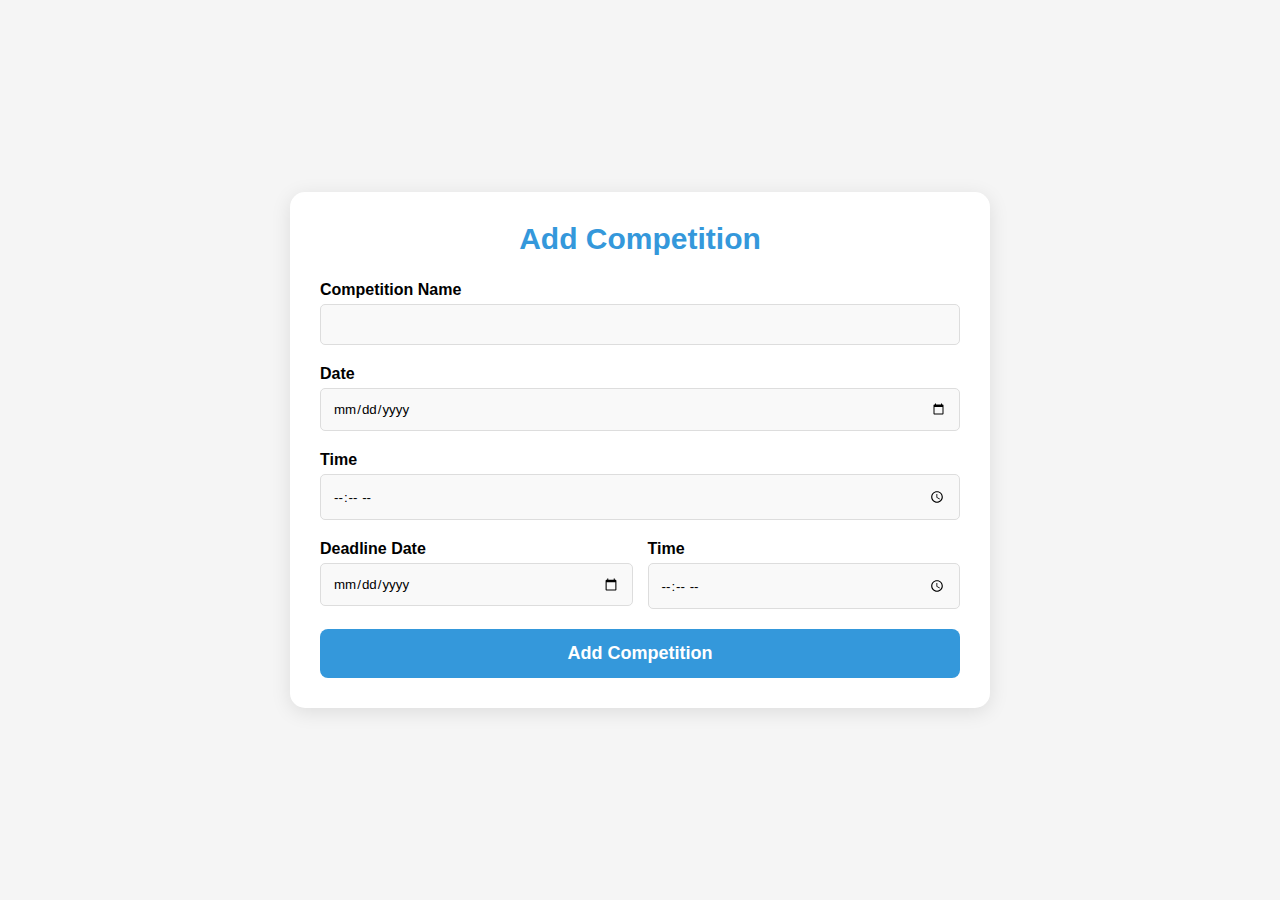
<file: add competition/index.html>
<!DOCTYPE html>
<html lang="en">
<head>
    <meta charset="UTF-8">
    <meta name="viewport" content="width=device-width, initial-scale=1.0">
    <title>Add Competition</title>
    <style>
        * {
            margin: 0;
            padding: 0;
            box-sizing: border-box;
            font-family: Arial, sans-serif;
        }

        body {
            background-color: #f5f5f5;
            padding: 20px;
            display: flex;
            justify-content: center;
            align-items: center;
            min-height: 100vh;
        }

        .form-container {
            background: white;
            border-radius: 15px;
            box-shadow: 0 4px 20px rgba(0,0,0,0.1);
            padding: 30px;
            width: 100%;
            max-width: 700px;
            text-align: center;
        }

        .form-container h1 {
            font-size: 30px;
            margin-bottom: 25px;
            color: #3498db;
        }

        .form-group {
            text-align: left;
            margin-bottom: 20px;
        }

        .form-group label {
            display: block;
            font-weight: bold;
            margin-bottom: 5px;
        }

        .form-group input {
            width: 100%;
            padding: 12px;
            border: 1px solid #ddd;
            border-radius: 5px;
            outline: none;
            background-color: #f9f9f9;
        }

        .deadline-container {
            display: flex;
            justify-content: space-between;
            gap: 15px;
        }

        .deadline-container .form-group {
            flex: 1;
        }

        .submit-btn {
            background-color: #3498db;
            color: white;
            padding: 14px;
            border: none;
            border-radius: 8px;
            width: 100%;
            font-size: 18px;
            cursor: pointer;
            transition: 0.3s;
            font-weight: bold;
        }

        .submit-btn:hover {
            background-color: #2980b9;
            transform: translateY(-2px);
            box-shadow: 0 4px 15px rgba(52, 152, 219, 0.3);
        }
    </style>
</head>
<body>
    <div class="form-container">
        <h1>Add Competition</h1>
        <form>
            <div class="form-group">
                <label for="competition-name">Competition Name</label>
                <input type="text" id="competition-name" name="competition-name" required>
            </div>
            
            <div class="form-group">
                <label for="date">Date</label>
                <input type="date" id="date" name="date" required>
            </div>
            
            <div class="form-group">
                <label for="time">Time</label>
                <input type="time" id="time" name="time" required>
            </div>
            
            <div class="deadline-container">
                <div class="form-group">
                    <label for="deadline-date">Deadline Date</label>
                    <input type="date" id="deadline-date" name="deadline-date" required>
                </div>
                <div class="form-group">
                    <label for="deadline-time">Time</label>
                    <input type="time" id="deadline-time" name="deadline-time" required>
                </div>
            </div>

            <button type="submit" class="submit-btn">Add Competition</button>
        </form>
    </div>
</body>
</html>
</file>
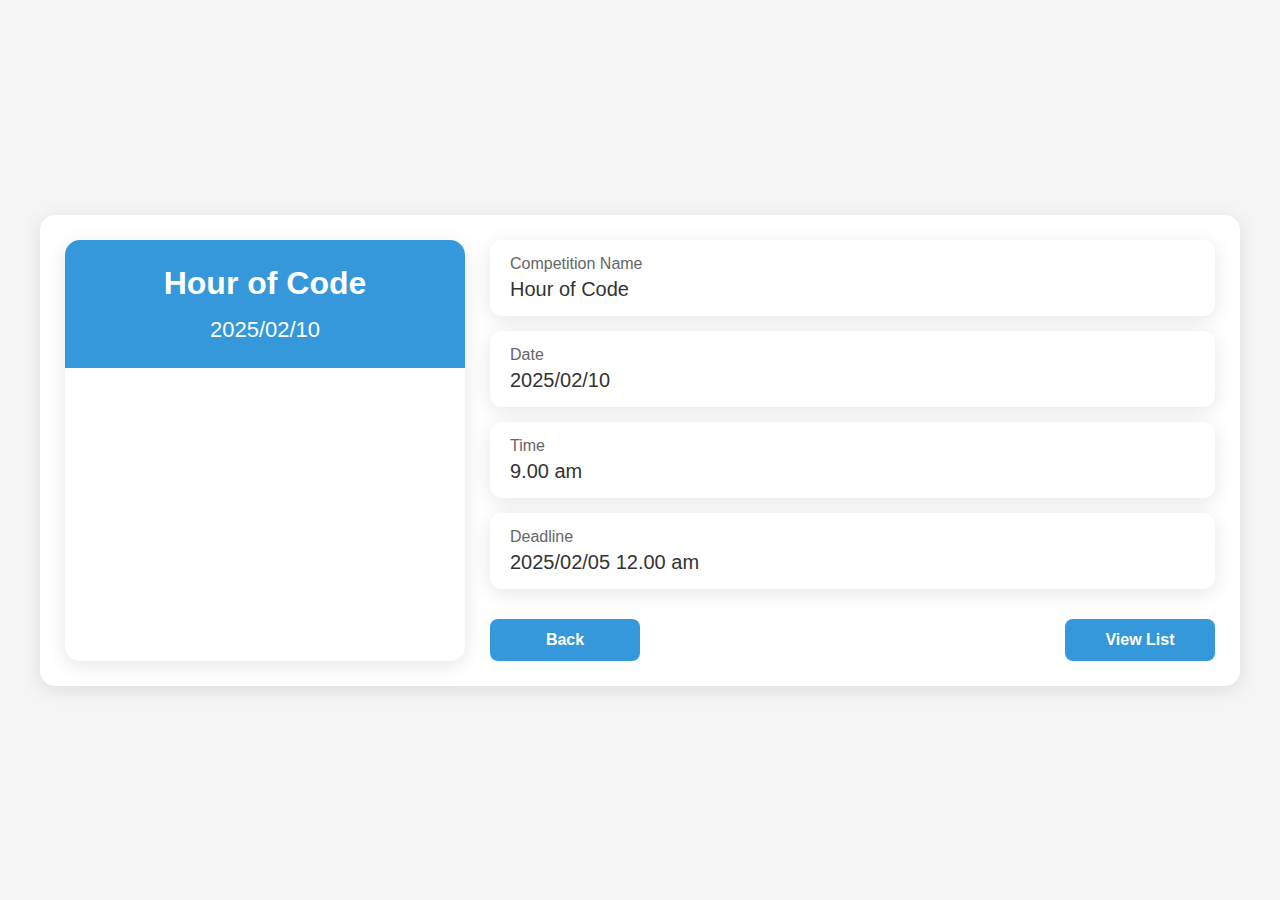
<file: competition view/index.html>
<!-- //this is good// -->
<!DOCTYPE html>
<html lang="en">
<head>
    <meta charset="UTF-8">
    <meta name="viewport" content="width=device-width, initial-scale=1.0">
    <title>Competition Details</title>
    <style>
        * {
            margin: 0;
            padding: 0;
            box-sizing: border-box;
            font-family: Arial, sans-serif;
        }

        body {
            background-color: #f5f5f5;
            padding: 20px;
            display: flex;
            justify-content: center;
            align-items: center;
            min-height: 100vh;
        }

        .container {
            background: white;
            border-radius: 15px;
            box-shadow: 0 4px 20px rgba(0,0,0,0.1);
            padding: 25px;
            width: 100%;
            max-width: 1200px;
            display: flex;
            gap: 25px;
        }

        .competition-card {
            background: white;
            border-radius: 15px;
            box-shadow: 0 4px 20px rgba(0,0,0,0.1);
            overflow: hidden;
            width: 400px;
        }

        .card-header {
            background-color: #3498db;
            color: white;
            padding: 25px 20px;
            text-align: center;
        }

        .card-header h1 {
            font-size: 32px;
            margin-bottom: 15px;
            font-weight: bold;
        }

        .card-header p {
            font-size: 22px;
        }

        .details-section {
            flex: 1;
            display: flex;
            flex-direction: column;
            gap: 15px;
        }

        .detail-item {
            background: white;
            padding: 15px 20px;
            border-radius: 12px;
            box-shadow: 0 4px 20px rgba(0,0,0,0.1);
        }

        .detail-item h2 {
            color: #666;
            font-size: 16px;
            margin-bottom: 5px;
            font-weight: normal;
        }

        .detail-item p {
            font-size: 20px;
            color: #333;
            font-weight: 500;
        }

        .button-container {
            display: flex;
            justify-content: space-between;
            margin-top: 15px;
        }

        .btn {
            padding: 12px 30px;
            border: none;
            border-radius: 8px;
            font-size: 16px;
            cursor: pointer;
            background-color: #3498db;
            color: white;
            transition: all 0.3s ease;
            font-weight: bold;
            min-width: 150px;
        }

        .btn:hover {
            background-color: #2980b9;
            transform: translateY(-2px);
            box-shadow: 0 4px 15px rgba(52, 152, 219, 0.3);
        }

        @media (max-width: 1024px) {
            .container {
                flex-direction: column;
                align-items: center;
                gap: 20px;
            }

            .competition-card {
                width: 100%;
                max-width: 500px;
            }

            .details-section {
                width: 100%;
            }
        }
    </style>
</head>
<body>
    <div class="container">
        <div class="competition-card">
            <div class="card-header">
                <h1>Hour of Code</h1>
                <p>2025/02/10</p>
            </div>
        </div>

        <div class="details-section">
            <div class="detail-item">
                <h2>Competition Name</h2>
                <p>Hour of Code</p>
            </div>

            <div class="detail-item">
                <h2>Date</h2>
                <p>2025/02/10</p>
            </div>

            <div class="detail-item">
                <h2>Time</h2>
                <p>9.00 am</p>
            </div>

            <div class="detail-item">
                <h2>Deadline</h2>
                <p>2025/02/05 12.00 am</p>
            </div>

            <div class="button-container">
                <button class="btn" onclick="goBack()">Back</button>
                <button class="btn" onclick="viewList()">View List</button>
            </div>
        </div>
    </div>

    <script>
        function goBack() {
            // Add your back navigation logic here
            console.log('Back button clicked');
        }

        function viewList() {
            // Add your view list logic here
            console.log('View List button clicked');
        }
    </script>
</body>
</html>
</file>
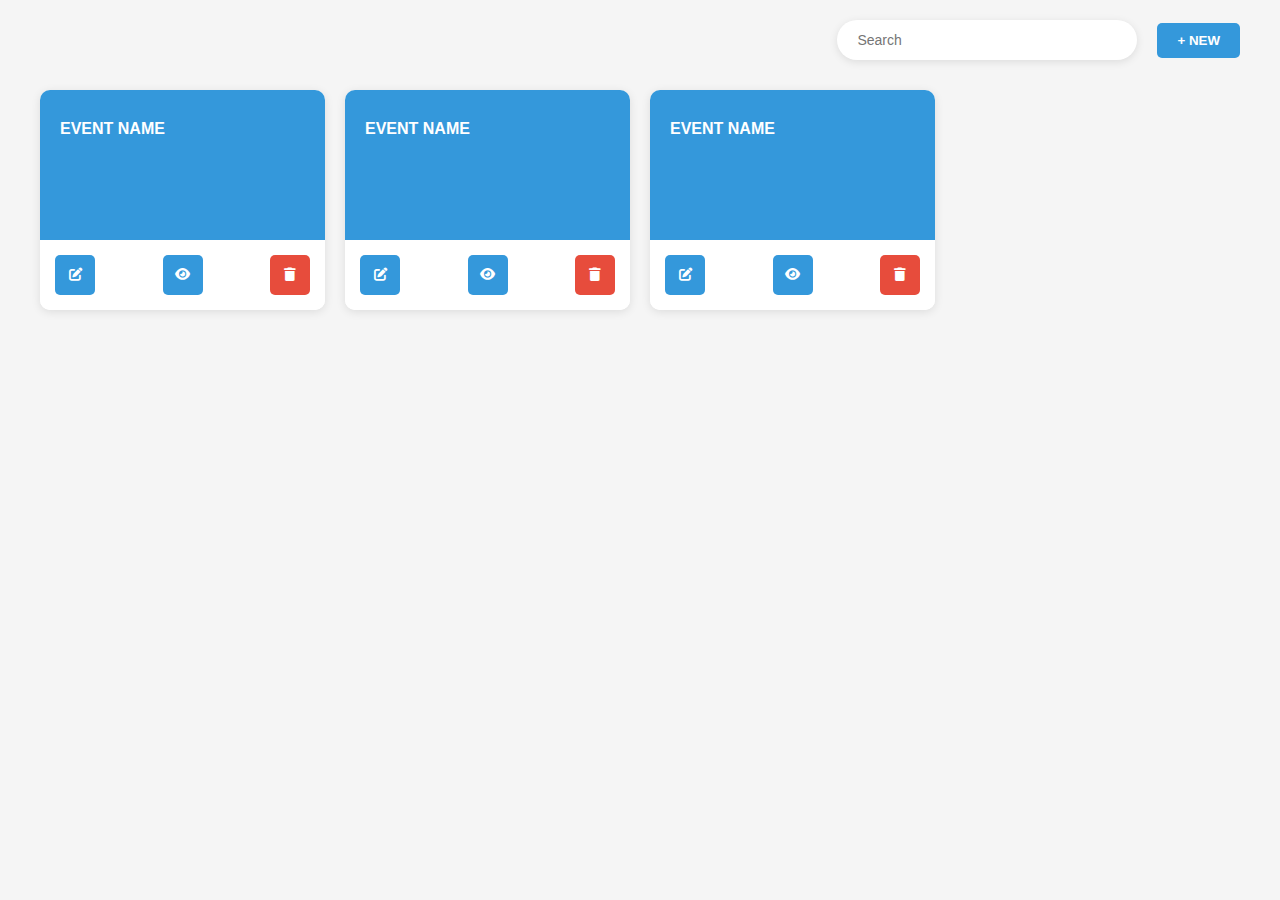
<file: UI_3/index.html>
<!DOCTYPE html>
<html lang="en">
<head>
    <meta charset="UTF-8">
    <meta name="viewport" content="width=device-width, initial-scale=1.0">
    <title>Event Management</title>
    <link rel="stylesheet" href="styles.css">
    <link rel="stylesheet" href="https://cdnjs.cloudflare.com/ajax/libs/font-awesome/6.0.0/css/all.min.css">
</head>
<body>
    <div class="container">
        <header>
            <div class="search-container">
                <input type="text" id="search" placeholder="Search">
            </div>
            <button class="new-btn">+ NEW</button>
        </header>
        
        <div class="events-grid">
            <!-- Event Card Template -->
            <div class="event-card">
                <div class="card-header">
                    <h3>EVENT NAME</h3>
                </div>
                <div class="card-actions">
                    <button class="action-btn edit">
                        <i class="fas fa-edit"></i>
                    </button>
                    <button class="action-btn view">
                        <i class="fas fa-eye"></i>
                    </button>
                    <button class="action-btn delete">
                        <i class="fas fa-trash"></i>
                    </button>
                </div>
            </div>
            <!-- Additional cards will be cloned from this template -->
        </div>
    </div>
    <script src="script.js"></script>
</body>
</html>
</file>
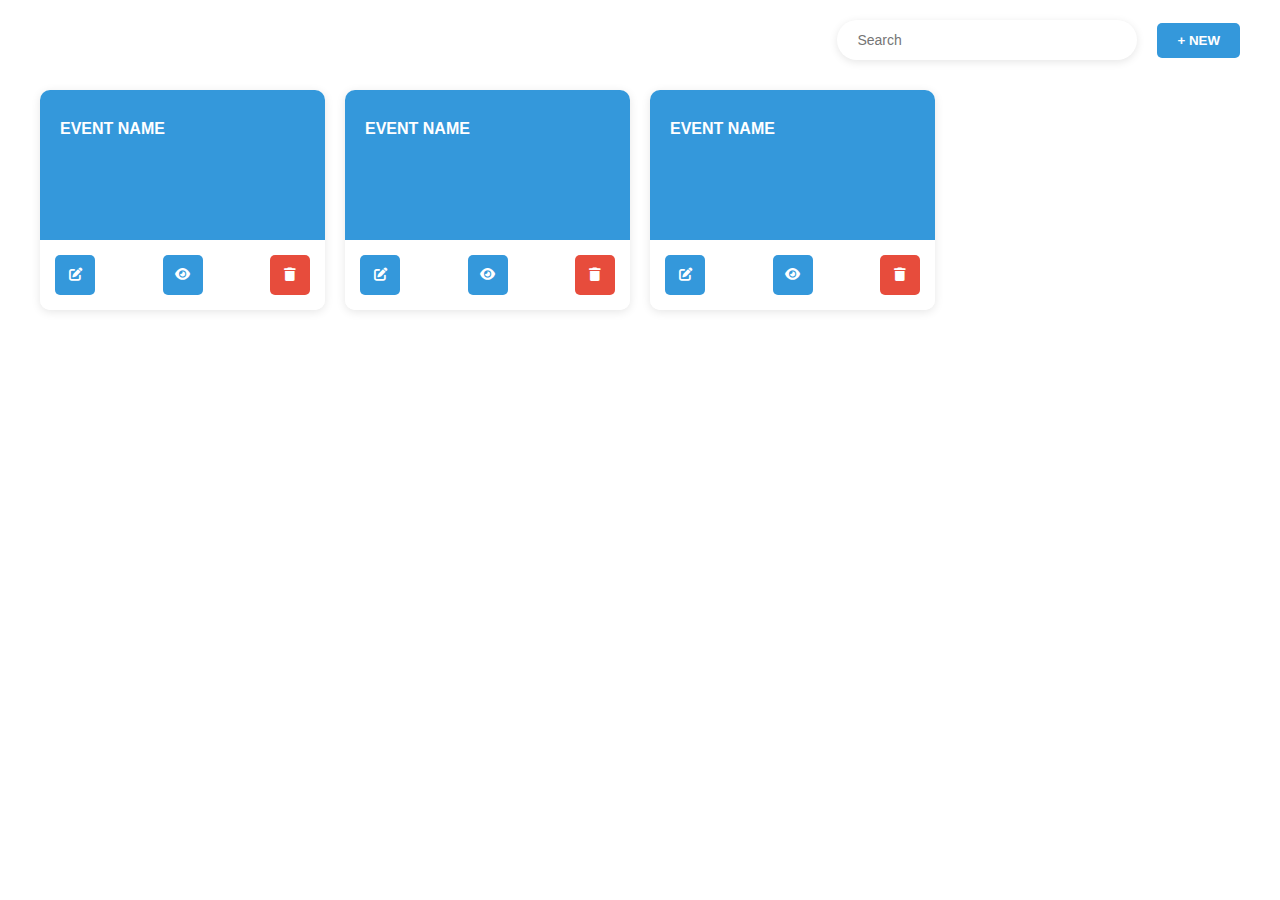
<file: UI_4/index.html>
<!DOCTYPE html>
<html lang="en">
<head>
    <meta charset="UTF-8">
    <meta name="viewport" content="width=device-width, initial-scale=1.0">
    <title>Event Management</title>
    <link rel="stylesheet" href="styles.css">
    <link rel="stylesheet" href="https://cdnjs.cloudflare.com/ajax/libs/font-awesome/6.0.0/css/all.min.css">
</head>
<body>
    <div class="container">
        <header>
            <div class="search-container">
                <input type="text" id="search" placeholder="Search">
            </div>
            <button class="new-btn">+ NEW</button>
        </header>
        
        <div class="events-grid">
            <!-- Event Card 1 -->
            <div class="event-card">
                <div class="card-header">
                    <h3>EVENT NAME</h3>
                </div>
                <div class="card-actions">
                    <button class="action-btn edit">
                        <i class="fas fa-edit"></i>
                    </button>
                    <button class="action-btn view">
                        <i class="fas fa-eye"></i>
                    </button>
                    <button class="action-btn delete">
                        <i class="fas fa-trash"></i>
                    </button>
                </div>
            </div>

            <!-- Event Card 2 -->
            <div class="event-card">
                <div class="card-header">
                    <h3>EVENT NAME</h3>
                </div>
                <div class="card-actions">
                    <button class="action-btn edit">
                        <i class="fas fa-edit"></i>
                    </button>
                    <button class="action-btn view">
                        <i class="fas fa-eye"></i>
                    </button>
                    <button class="action-btn delete">
                        <i class="fas fa-trash"></i>
                    </button>
                </div>
            </div>

            <!-- Event Card 3 -->
            <div class="event-card">
                <div class="card-header">
                    <h3>EVENT NAME</h3>
                </div>
                <div class="card-actions">
                    <button class="action-btn edit">
                        <i class="fas fa-edit"></i>
                    </button>
                    <button class="action-btn view">
                        <i class="fas fa-eye"></i>
                    </button>
                    <button class="action-btn delete">
                        <i class="fas fa-trash"></i>
                    </button>
                </div>
            </div>
        </div>
    </div>
    <script src="script.js"></script>
</body>
</html>
</file>
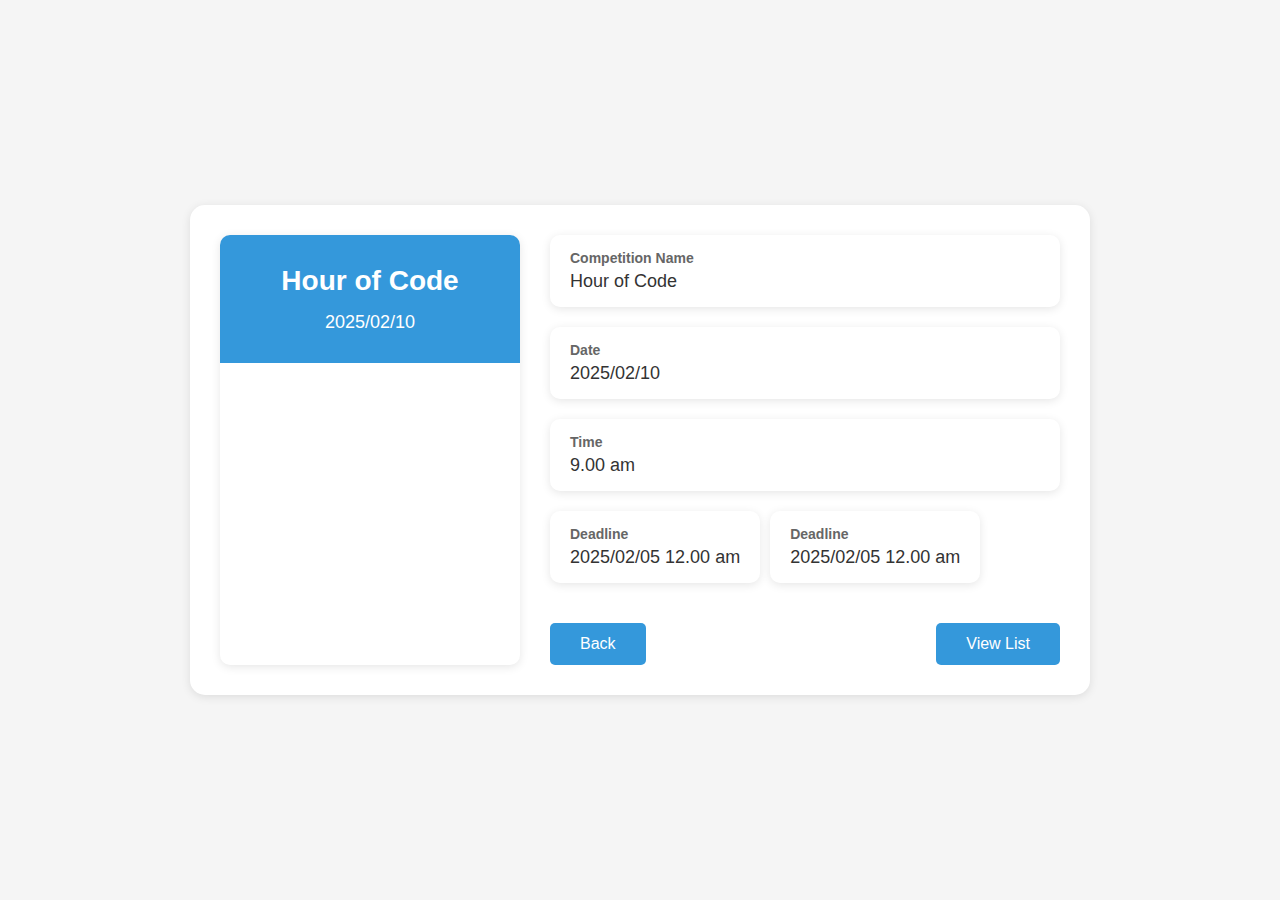
<file: UI_5/index.html>
<!DOCTYPE html>
<html lang="en">
<head>
    <meta charset="UTF-8">
    <meta name="viewport" content="width=device-width, initial-scale=1.0">
    <title>Competition Details</title>
    <style>
        * {
            margin: 0;
            padding: 0;
            box-sizing: border-box;
            font-family: Arial, sans-serif;
        }

        body {
            background-color: #f5f5f5;
            padding: 20px;
            display: flex;
            justify-content: center;
            align-items: center;
            min-height: 100vh;
        }

        .container {
            background: white;
            border-radius: 15px;
            box-shadow: 0 2px 10px rgba(0,0,0,0.1);
            padding: 30px;
            width: 100%;
            max-width: 900px;
            display: flex;
            gap: 30px;
        }

        .competition-card {
            background: white;
            border-radius: 10px;
            box-shadow: 0 2px 10px rgba(0,0,0,0.1);
            overflow: hidden;
            width: 300px;
        }

        .card-header {
            background-color: #3498db;
            color: white;
            padding: 30px 20px;
            text-align: center;
        }

        .card-header h1 {
            font-size: 28px;
            margin-bottom: 15px;
        }

        .card-header p {
            font-size: 18px;
        }

        .details-section {
            flex: 1;
            display: flex;
            flex-direction: column;
            gap: 20px;
        }

        .detail-item {
            background: white;
            padding: 15px 20px;
            border-radius: 10px;
            box-shadow: 0 2px 10px rgba(0,0,0,0.1);
        }

        .detail-item h2 {
            color: #666;
            font-size: 14px;
            margin-bottom: 5px;
        }

        .de-item{
            display: flex;
            gap: 10px;
        }

        .detail-item p {
            font-size: 18px;
            color: #333;
        }

        .button-container {
            display: flex;
            justify-content: space-between;
            margin-top: 20px;
        }

        .btn {
            padding: 12px 30px;
            border: none;
            border-radius: 5px;
            font-size: 16px;
            cursor: pointer;
            background-color: #3498db;
            color: white;
            transition: background-color 0.3s;
        }

        .btn:hover {
            background-color: #2980b9;
        }
    </style>
</head>
<body>
    <div class="container">
        <div class="competition-card">
            <div class="card-header">
                <h1>Hour of Code</h1>
                <p>2025/02/10</p>
            </div>
        </div>

        <div class="details-section">
            <div class="detail-item">
                <h2>Competition Name</h2>
                <p>Hour of Code</p>
            </div>

            <div class="detail-item">
                <h2>Date</h2>
                <p>2025/02/10</p>
            </div>

            <div class="detail-item">
                <h2>Time</h2>
                <p>9.00 am</p>
            </div>

            <div class="de-item">

            <div class="detail-item">
                <h2>Deadline</h2>
                <p>2025/02/05 12.00 am</p>
            </div>
            <div class="detail-item">
                <h2>Deadline</h2>
                <p>2025/02/05 12.00 am</p>
            </div>
        </div>

            <div class="button-container">
                <button class="btn" onclick="goBack()">Back</button>
                <button class="btn" onclick="viewList()">View List</button>
            </div>
        </div>
    </div>

    <script>
        function goBack() {
            // Add your back navigation logic here
            console.log('Back button clicked');
        }

        function viewList() {
            // Add your view list logic here
            console.log('View List button clicked');
        }
    </script>
</body>
</html>
</file>
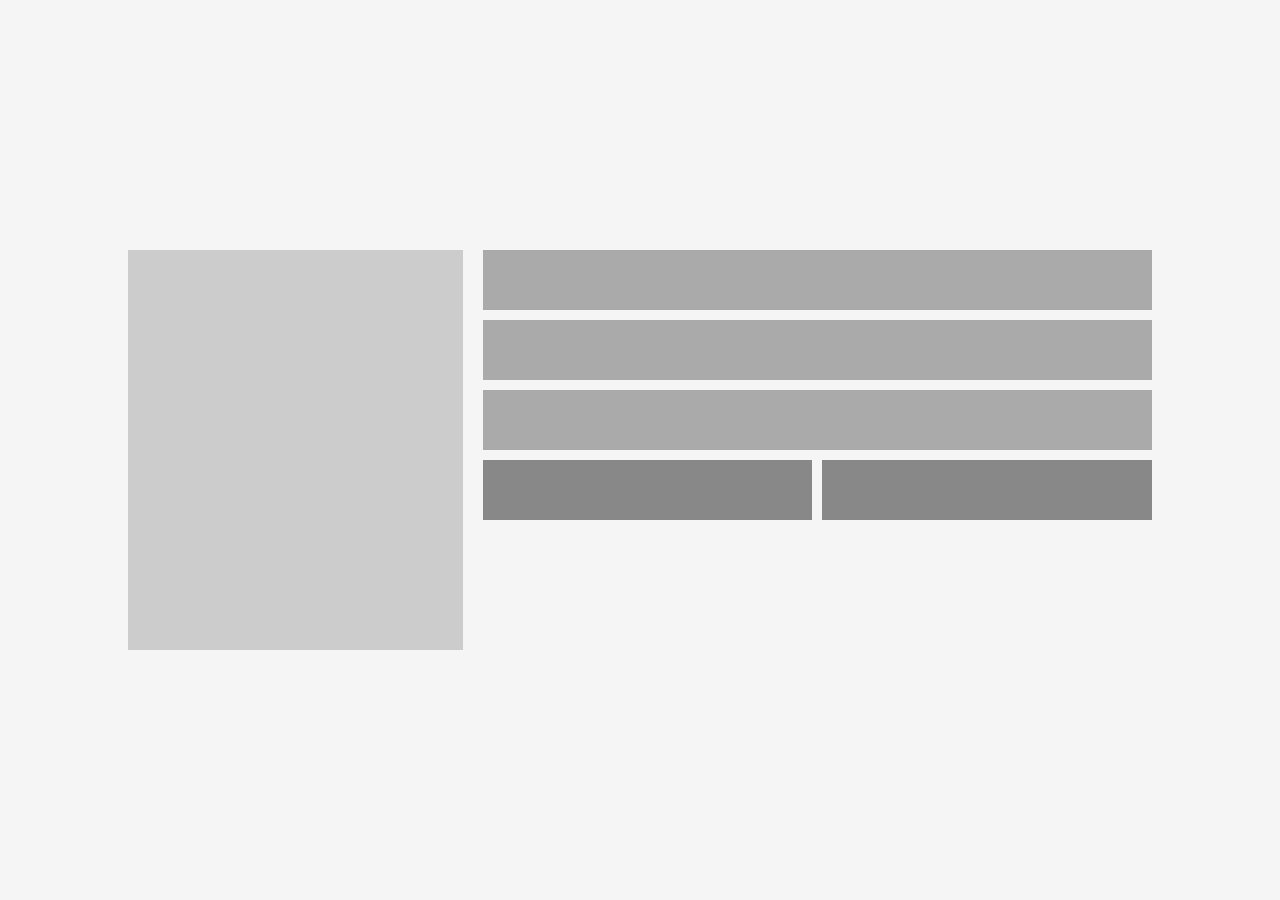
<file: UI_8/index.html>
<!DOCTYPE html>
<html lang="en">
<head>
    <meta charset="UTF-8">
    <meta name="viewport" content="width=device-width, initial-scale=1.0">
    <title>Web Page Layout</title>
    <style>
        * {
            margin: 0;
            padding: 0;
            box-sizing: border-box;
        }
        body {
            display: flex;
            justify-content: center;
            align-items: center;
            height: 100vh;
            background-color: #f5f5f5;
        }
        .container {
            display: grid;
            grid-template-columns: 1fr 2fr;
            gap: 20px;
            width: 80%;
            max-width: 1200px;
        }
        .left-panel {
            background-color: #ccc;
            height: 400px;
        }
        .right-panel {
            display: flex;
            flex-direction: column;
            gap: 10px;
        }
        .box {
            background-color: #aaa;
            height: 60px;
        }
        .small-box-container {
            display: flex;
            gap: 10px;
        }
        .small-box {
            flex: 1;
            background-color: #888;
            height: 60px;
        }
    </style>
</head>
<body>
    <div class="container">
        <div class="left-panel"></div>
        <div class="right-panel">
            <div class="box"></div>
            <div class="box"></div>
            <div class="box"></div>
            <div class="small-box-container">
                <div class="small-box"></div>
                <div class="small-box"></div>
            </div>
        </div>
    </div>
</body>
</html>
</file>
<file: UI_3/styles.css>
* {
    margin: 0;
    padding: 0;
    box-sizing: border-box;
    font-family: Arial, sans-serif;
}

body {
    background-color: #f5f5f5;
    padding: 20px;
}

.container {
    max-width: 1200px;
    margin: 0 auto;
}

header {
    display: flex;
    justify-content: flex-end;
    align-items: center;
    gap: 20px;
    margin-bottom: 30px;
}

.search-container {
    position: relative;
}

#search {
    padding: 12px 20px;
    width: 300px;
    border: none;
    border-radius: 25px;
    box-shadow: 0 2px 8px rgba(0,0,0,0.1);
    font-size: 14px;
}

.new-btn {
    background-color: #3498db;
    color: white;
    border: none;
    padding: 10px 20px;
    border-radius: 5px;
    cursor: pointer;
    font-weight: bold;
    transition: background-color 0.3s;
}

.new-btn:hover {
    background-color: #2980b9;
}

.events-grid {
    display: grid;
    grid-template-columns: repeat(auto-fill, minmax(250px, 1fr));
    gap: 20px;
}

.event-card {
    background: white;
    border-radius: 10px;
    overflow: hidden;
    box-shadow: 0 2px 10px rgba(0,0,0,0.1);
    transition: transform 0.3s;
}

.event-card:hover {
    transform: translateY(-5px);
}

.card-header {
    background-color: #3498db;
    color: white;
    padding: 30px 20px;
    min-height: 150px;
}

.card-header h3 {
    font-size: 16px;
    font-weight: 600;
}

.card-actions {
    display: flex;
    justify-content: space-between;
    padding: 15px;
    background: white;
}

.action-btn {
    width: 40px;
    height: 40px;
    border: none;
    border-radius: 5px;
    cursor: pointer;
    color: white;
    display: flex;
    align-items: center;
    justify-content: center;
    transition: transform 0.2s;
}

.action-btn:hover {
    transform: scale(1.1);
}

.edit {
    background-color: #3498db;
}

.view {
    background-color: #3498db;
}

.delete {
    background-color: #e74c3c;
}
</file>
<file: UI_4/styles.css>
* {
    margin: 0;
    padding: 0;
    box-sizing: border-box;
    font-family: Arial, sans-serif;
}

body {
    background-color: white;
    padding: 20px;
}

.container {
    max-width: 1200px;
    margin: 0 auto;
}

header {
    display: flex;
    justify-content: flex-end;
    align-items: center;
    gap: 20px;
    margin-bottom: 30px;
}

.search-container {
    position: relative;
}

#search {
    padding: 12px 20px;
    width: 300px;
    border: none;
    border-radius: 25px;
    box-shadow: 0 2px 8px rgba(0,0,0,0.1);
    font-size: 14px;
}

.new-btn {
    background-color: #3498db;
    color: white;
    border: none;
    padding: 10px 20px;
    border-radius: 5px;
    cursor: pointer;
    font-weight: bold;
    transition: background-color 0.3s;
}

.new-btn:hover {
    background-color: #2980b9;
}

.events-grid {
    display: grid;
    grid-template-columns: repeat(auto-fill, minmax(250px, 1fr));
    gap: 20px;
}

.event-card {
    background: white;
    border-radius: 10px;
    overflow: hidden;
    box-shadow: 0 2px 10px rgba(0,0,0,0.1);
    transition: transform 0.3s;
}

.event-card:hover {
    transform: translateY(-5px);
}

.card-header {
    background-color: #3498db;
    color: white;
    padding: 30px 20px;
    min-height: 150px;
}

.card-header h3 {
    font-size: 16px;
    font-weight: 600;
}

.card-actions {
    display: flex;
    justify-content: space-between;
    padding: 15px;
    background: white;
}

.action-btn {
    width: 40px;
    height: 40px;
    border: none;
    border-radius: 5px;
    cursor: pointer;
    color: white;
    display: flex;
    align-items: center;
    justify-content: center;
    transition: transform 0.2s;
}

.action-btn:hover {
    transform: scale(1.1);
}

.edit {
    background-color: #3498db;
}

.view {
    background-color: #3498db;
}

.delete {
    background-color: #e74c3c;
}
</file>
